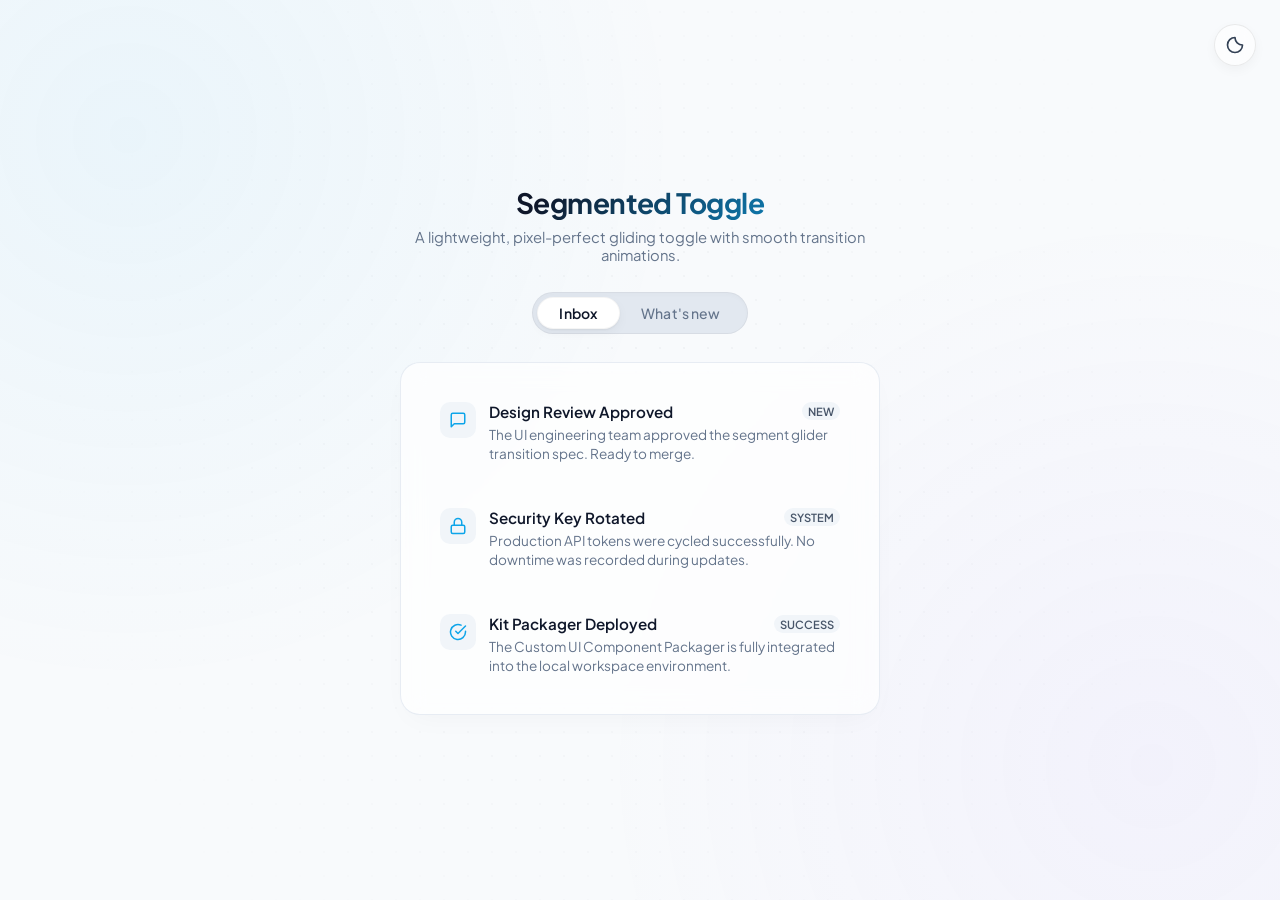
<file: segmentedToggle/index.html>
<!DOCTYPE html>
<html lang="en">
<head>
  <meta charset="UTF-8">
  <meta name="viewport" content="width=device-width, initial-scale=1.0">
  <title>Premium Segmented Toggle - UI Kit</title>
  <link rel="stylesheet" href="style.css">
</head>
<body>

  <!-- Theme Toggle Button (With Sun/Moon scale-rotate morph animation) -->
  <button class="theme-btn" title="Toggle Dark/Light Mode" aria-label="Toggle Dark/Light Mode">
    <!-- Sun Icon -->
    <svg class="theme-icon theme-icon-sun" viewBox="0 0 24 24" stroke-width="2" stroke="currentColor" fill="none" stroke-linecap="round" stroke-linejoin="round">
      <circle cx="12" cy="12" r="4"></circle>
      <path d="M12 2v2M12 20v2M4.93 4.93l1.41 1.41M17.66 17.66l1.41 1.41M2 12h2M20 12h2M6.34 17.66l-1.41 1.41M19.07 4.93l-1.41 1.41"></path>
    </svg>
    <!-- Moon Icon -->
    <svg class="theme-icon theme-icon-moon" viewBox="0 0 24 24" stroke-width="2" stroke="currentColor" fill="none" stroke-linecap="round" stroke-linejoin="round">
      <path d="M12 3a9 9 0 0 0 9 9 9 9 0 1 1-9-9Z"></path>
    </svg>
  </button>

  <!-- Main Showcase Container -->
  <main class="demo-container">
    <header class="demo-header">
      <h1 class="demo-title">Segmented Toggle</h1>
      <p class="demo-description">A lightweight, pixel-perfect gliding toggle with smooth transition animations.</p>
    </header>

    <!-- Segmented Toggle Component -->
    <div class="segmented" id="segmented" role="tablist" aria-label="Inbox updates and changelog selector">
      <span class="segmented__pill" id="pill"></span>
      <button class="segmented__btn" id="tab-inbox" role="tab" aria-selected="true" aria-controls="panel-inbox" tabindex="0" data-tab="inbox">Inbox</button>
      <button class="segmented__btn" id="tab-whatsnew" role="tab" aria-selected="false" aria-controls="panel-whatsnew" tabindex="-1" data-tab="whatsnew">What's new</button>
    </div>

    <!-- Content Showcase Card -->
    <section class="showcase-card">
      
      <!-- Panel 1: Inbox Content -->
      <div class="tab-panel" id="panel-inbox" role="tabpanel" aria-labelledby="tab-inbox">
        <!-- Item 1 -->
        <div class="demo-item">
          <div class="demo-item-icon" aria-hidden="true">
            <svg viewBox="0 0 24 24" fill="none" stroke="currentColor" stroke-width="2" stroke-linecap="round" stroke-linejoin="round">
              <path d="M21 15a2 2 0 0 1-2 2H7l-4 4V5a2 2 0 0 1 2-2h14a2 2 0 0 1 2 2z"></path>
            </svg>
          </div>
          <div class="demo-item-details">
            <div class="demo-item-title-row">
              <h3 class="demo-item-title">Design Review Approved</h3>
              <span class="demo-item-badge">New</span>
            </div>
            <p class="demo-item-desc">The UI engineering team approved the segment glider transition spec. Ready to merge.</p>
          </div>
        </div>

        <!-- Item 2 -->
        <div class="demo-item">
          <div class="demo-item-icon" aria-hidden="true">
            <svg viewBox="0 0 24 24" fill="none" stroke="currentColor" stroke-width="2" stroke-linecap="round" stroke-linejoin="round">
              <rect x="3" y="11" width="18" height="11" rx="2" ry="2"></rect>
              <path d="M7 11V7a5 5 0 0 1 10 0v4"></path>
            </svg>
          </div>
          <div class="demo-item-details">
            <div class="demo-item-title-row">
              <h3 class="demo-item-title">Security Key Rotated</h3>
              <span class="demo-item-badge">System</span>
            </div>
            <p class="demo-item-desc">Production API tokens were cycled successfully. No downtime was recorded during updates.</p>
          </div>
        </div>

        <!-- Item 3 -->
        <div class="demo-item">
          <div class="demo-item-icon" aria-hidden="true">
            <svg viewBox="0 0 24 24" fill="none" stroke="currentColor" stroke-width="2" stroke-linecap="round" stroke-linejoin="round">
              <path d="M22 11.08V12a10 10 0 1 1-5.93-9.14"></path>
              <polyline points="22 4 12 14.01 9 11.01"></polyline>
            </svg>
          </div>
          <div class="demo-item-details">
            <div class="demo-item-title-row">
              <h3 class="demo-item-title">Kit Packager Deployed</h3>
              <span class="demo-item-badge">Success</span>
            </div>
            <p class="demo-item-desc">The Custom UI Component Packager is fully integrated into the local workspace environment.</p>
          </div>
        </div>
      </div>

      <!-- Panel 2: What's New Content -->
      <div class="tab-panel" id="panel-whatsnew" role="tabpanel" aria-labelledby="tab-whatsnew">
        <!-- Item 1 -->
        <div class="demo-item">
          <div class="demo-item-icon" aria-hidden="true">
            <svg viewBox="0 0 24 24" fill="none" stroke="currentColor" stroke-width="2" stroke-linecap="round" stroke-linejoin="round">
              <polygon points="12 2 15.09 8.26 22 9.27 17 14.14 18.18 21.02 12 17.77 5.82 21.02 7 14.14 2 9.27 8.91 8.26 12 2"></polygon>
            </svg>
          </div>
          <div class="demo-item-details">
            <div class="demo-item-title-row">
              <h3 class="demo-item-title">Adaptive Glider Transitions</h3>
              <span class="demo-item-badge">v1.1</span>
            </div>
            <p class="demo-item-desc">Glider pill transitions are customized dynamically on hover, resize events, and layout reflow bounds.</p>
          </div>
        </div>

        <!-- Item 2 -->
        <div class="demo-item">
          <div class="demo-item-icon" aria-hidden="true">
            <svg viewBox="0 0 24 24" fill="none" stroke="currentColor" stroke-width="2" stroke-linecap="round" stroke-linejoin="round">
              <polyline points="23 6 13.5 15.5 8.5 10.5 1 18"></polyline>
              <polyline points="17 6 23 6 23 12"></polyline>
            </svg>
          </div>
          <div class="demo-item-details">
            <div class="demo-item-title-row">
              <h3 class="demo-item-title">Zero Flicker State Paint</h3>
              <span class="demo-item-badge">v1.0</span>
            </div>
            <p class="demo-item-desc">Incorporates temporary transition blocking rules. Restores active tabs instantly on page refreshes.</p>
          </div>
        </div>

        <!-- Item 3 -->
        <div class="demo-item">
          <div class="demo-item-icon" aria-hidden="true">
            <svg viewBox="0 0 24 24" fill="none" stroke="currentColor" stroke-width="2" stroke-linecap="round" stroke-linejoin="round">
              <path d="M12 22s8-4 8-10V5l-8-3-8 3v7c0 6 8 10 8 10z"></path>
            </svg>
          </div>
          <div class="demo-item-details">
            <div class="demo-item-title-row">
              <h3 class="demo-item-title">Pure CSS Theme Scopes</h3>
              <span class="demo-item-badge">v1.0</span>
            </div>
            <p class="demo-item-desc">Styling variables are grouped logically inside :root and html.dark CSS files. Customize instantly.</p>
          </div>
        </div>
      </div>

    </section>
  </main>

  <script src="script.js"></script>
</body>
</html>
</file>
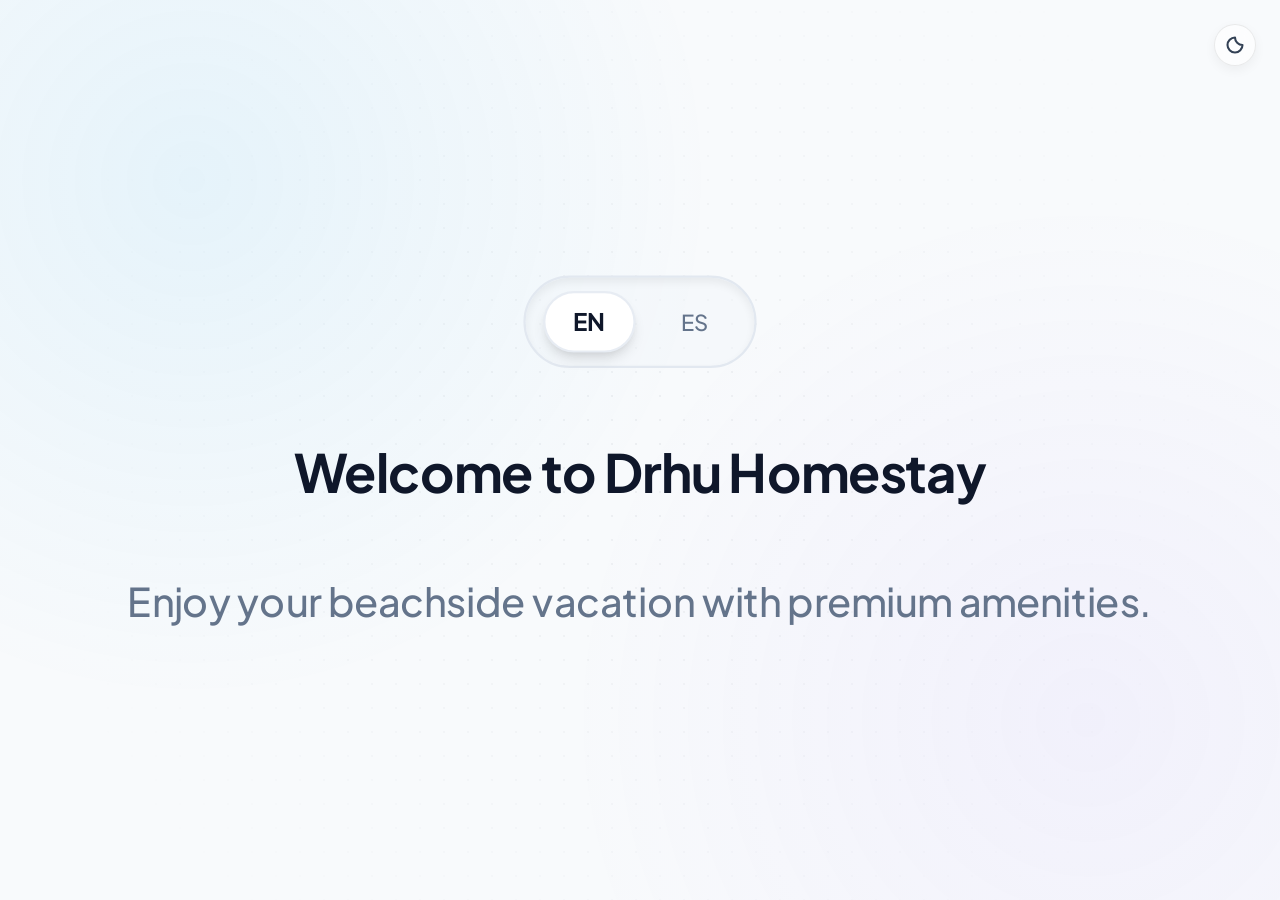
<file: toggleButton/index.html>
<!DOCTYPE html>
<html lang="en">
<head>
  <meta charset="UTF-8">
  <meta name="viewport" content="width=device-width, initial-scale=1.0">
  <title>Original Navbar Language Toggle Kit</title>
  <link rel="stylesheet" href="style.css">
</head>
<body>

  <!-- Theme Toggle Button (With Sun/Moon morph animation) -->
  <button class="theme-btn" title="Toggle Dark/Light Mode">
    <!-- Sun Icon -->
    <svg class="theme-icon theme-icon-sun" viewBox="0 0 24 24" stroke-width="2.5" stroke="currentColor" fill="none" stroke-linecap="round" stroke-linejoin="round">
      <circle cx="12" cy="12" r="4"></circle>
      <path d="M12 2v2M12 20v2M4.93 4.93l1.41 1.41M17.66 17.66l1.41 1.41M2 12h2M20 12h2M6.34 17.66l-1.41 1.41M19.07 4.93l-1.41 1.41"></path>
    </svg>
    <!-- Moon Icon -->
    <svg class="theme-icon theme-icon-moon" viewBox="0 0 24 24" stroke-width="2.5" stroke="currentColor" fill="none" stroke-linecap="round" stroke-linejoin="round">
      <path d="M12 3a9 9 0 0 0 9 9 9 9 0 1 1-9-9Z"></path>
    </svg>
  </button>

  <!-- Main Demo Wrapper -->
  <main class="demo-wrapper">
    <!-- Original Navbar Language Toggle Button -->
    <div class="lang-toggle-container">
      <div class="lang-glider"></div>
      <button class="lang-en-btn lang-btn active" aria-label="English">EN</button>
      <button class="lang-es-btn lang-btn" aria-label="España">ES</button>
    </div>

    <!-- Demonstration Translatable Content -->
    <h1 class="demo-title" data-en="Welcome to Drhu Homestay" data-es="Bienvenido a Drhu Homestay">
      Welcome to Drhu Homestay
    </h1>
    
    <p class="demo-text" data-en="Enjoy your beachside vacation with premium amenities." data-es="Disfruta de tus vacaciones junto a la playa con servicios de primera calidad.">
      Enjoy your beachside vacation with premium amenities.
    </p>
  </main>

  <script src="script.js"></script>
</body>
</html>
</file>
<file: segmentedToggle/style.css>
/* -------------------------------------------------------------
 * PREMIUM SEGMENTED TOGGLE - STYLE STYLESHEET
 * Decoupled Vanilla CSS style definitions with Root variables.
 * ------------------------------------------------------------- */

/* Google Fonts Import */
@import url('https://fonts.googleapis.com/css2?family=Plus+Jakarta+Sans:wght@400;500;600;700&display=swap');

:root {
  /* Core Theme Variables (Light Mode) */
  --bg-color: #f8fafc;
  --text-color: #0f172a;
  --text-secondary: #64748b;
  
  --primary-accent: #0ea5e9;
  --primary-accent-rgb: 14, 165, 233;
  
  /* Demo Layout Variables */
  --card-bg: rgba(255, 255, 255, 0.7);
  --card-border: rgba(226, 232, 240, 0.8);
  --card-shadow: 0 10px 30px -10px rgba(0, 0, 0, 0.04);
  --item-bg-hover: rgba(14, 165, 233, 0.04);
  --badge-bg: #f1f5f9;
  --badge-text: #475569;
}

html.dark {
  /* Core Theme Variables (Dark Mode) */
  --bg-color: #0d0f14;
  --text-color: #f8fafc;
  --text-secondary: #94a3b8;
  
  --primary-accent: #38bdf8;
  --primary-accent-rgb: 56, 189, 248;
  
  /* Demo Layout Variables */
  --card-bg: rgba(20, 21, 26, 0.6);
  --card-border: rgba(255, 255, 255, 0.06);
  --card-shadow: 0 20px 40px -15px rgba(0, 0, 0, 0.3);
  --item-bg-hover: rgba(56, 189, 248, 0.05);
  --badge-bg: rgba(255, 255, 255, 0.06);
  --badge-text: #cbd5e1;
}

* {
  box-sizing: border-box;
}

body {
  font-family: 'Plus Jakarta Sans', system-ui, -apple-system, sans-serif;
  background-color: var(--bg-color);
  color: var(--text-color);
  min-height: 100vh;
  margin: 0;
  display: flex;
  flex-direction: column;
  align-items: center;
  justify-content: center;
  transition: background-color 0.3s ease, color 0.3s ease;
  overflow-x: hidden;
  position: relative;
  padding: 2rem;
}

/* Background Texture Glows (Vibrant radial spots) */
body::before {
  content: '';
  position: fixed;
  inset: 0;
  z-index: -1;
  pointer-events: none;
  background: 
    radial-gradient(circle at 10% 15%, rgba(var(--primary-accent-rgb), 0.06) 0%, transparent 40%),
    radial-gradient(circle at 90% 85%, rgba(139, 92, 246, 0.05) 0%, transparent 40%);
  transition: background-color 0.3s ease;
}

/* Dotted Grid Mesh Overlay Pattern */
body::after {
  content: '';
  position: fixed;
  inset: 0;
  z-index: -2;
  pointer-events: none;
  background-image: radial-gradient(light-dark(rgba(15, 23, 42, 0.04), rgba(255, 255, 255, 0.02)) 1.2px, transparent 1.2px);
  background-size: 24px 24px;
  mask-image: radial-gradient(circle at center, black, transparent 80%);
  -webkit-mask-image: radial-gradient(circle at center, black, transparent 80%);
}

/* --- Demo Layout Container --- */
.demo-container {
  display: flex;
  flex-direction: column;
  align-items: center;
  width: 100%;
  max-width: 480px;
  gap: 1.75rem;
  z-index: 5;
}

.demo-header {
  text-align: center;
}

.demo-title {
  font-size: 1.75rem;
  font-weight: 700;
  letter-spacing: -0.02em;
  margin: 0 0 0.5rem 0;
  background: linear-gradient(135deg, var(--text-color) 30%, var(--primary-accent));
  -webkit-background-clip: text;
  -webkit-text-fill-color: transparent;
}

.demo-description {
  font-size: 0.925rem;
  color: var(--text-secondary);
  margin: 0;
}

/* --- Segmented Control (The Toggle Component) --- */
.segmented {
  /* Local design system variables */
  --segmented-bg: #e2e8f0;
  --segmented-border: rgba(0, 0, 0, 0.05);
  --segmented-pill-bg: #ffffff;
  --segmented-pill-border: rgba(0, 0, 0, 0.04);
  --segmented-pill-shadow: 
    inset 0 1px 0 rgba(255, 255, 255, 0.8),
    0 1px 2px rgba(0, 0, 0, 0.05),
    0 4px 12px rgba(0, 0, 0, 0.04);
  --segmented-text: #64748b;
  --segmented-text-active: #0f172a;
  --primary-accent: #0ea5e9;

  position: relative;
  display: inline-flex;
  align-items: center;
  padding: 4px;
  background: var(--segmented-bg);
  border: 1px solid var(--segmented-border);
  border-radius: 999px;
  isolation: isolate;
  user-select: none;
  box-shadow: inset 0 2px 4px rgba(0, 0, 0, 0.02);
}

html.dark .segmented {
  /* Local design variables (Dark Mode) */
  --segmented-bg: #1e1e24;
  --segmented-border: rgba(255, 255, 255, 0.06);
  --segmented-pill-bg: #2d2e36;
  --segmented-pill-border: rgba(255, 255, 255, 0.08);
  --segmented-pill-shadow:
    inset 0 1px 0 rgba(255, 255, 255, 0.06),
    0 1px 2px rgba(0, 0, 0, 0.4),
    0 4px 16px rgba(0, 0, 0, 0.2);
  --segmented-text: #8c8c93;
  --segmented-text-active: #ffffff;
  --primary-accent: #38bdf8;
}

.segmented__pill {
  position: absolute;
  top: 4px;
  left: 4px;
  height: calc(100% - 8px);
  width: 0;
  border-radius: 999px;
  background: var(--segmented-pill-bg);
  border: 1px solid var(--segmented-pill-border);
  box-shadow: var(--segmented-pill-shadow);
  transition: transform 0.28s cubic-bezier(0.65, 0, 0.35, 1),
              width 0.28s cubic-bezier(0.65, 0, 0.35, 1);
  z-index: 0;
  pointer-events: none;
}

.segmented__btn {
  position: relative;
  z-index: 1;
  border: none;
  background: transparent;
  cursor: pointer;
  padding: 9px 22px;
  font-size: 14px;
  font-weight: 500;
  letter-spacing: 0.01em;
  color: var(--segmented-text);
  border-radius: 999px;
  white-space: nowrap;
  transition: color 0.22s ease, transform 0.1s ease;
  font-family: inherit;
  line-height: 1;
}

.segmented__btn.is-current {
  color: var(--segmented-text-active);
  font-weight: 600;
}

.segmented__btn:focus-visible {
  outline: 2px solid var(--primary-accent);
  outline-offset: 2px;
}

/* Click scale feedback response */
.segmented__btn:active {
  transform: scale(0.96);
}

/* --- Content Card Showcase --- */
.showcase-card {
  width: 100%;
  min-height: 310px;
  background: var(--card-bg);
  border: 1px solid var(--card-border);
  box-shadow: var(--card-shadow);
  border-radius: 20px;
  padding: 1.5rem;
  backdrop-filter: blur(12px);
  -webkit-backdrop-filter: blur(12px);
  position: relative;
  display: flex;
  flex-direction: column;
}

/* Tab Panels - Smooth Absolute to Relative Transition */
.tab-panel {
  position: absolute;
  top: 1.5rem;
  left: 1.5rem;
  width: calc(100% - 3rem);
  display: flex;
  flex-direction: column;
  gap: 1rem;
  opacity: 0;
  transform: translateY(12px) scale(0.99);
  pointer-events: none;
  transition: opacity 0.35s cubic-bezier(0.16, 1, 0.3, 1), 
              transform 0.35s cubic-bezier(0.16, 1, 0.3, 1);
}

/* Active visible state: switch to relative flow to height-adapt container naturally */
.tab-panel.is-active {
  position: relative;
  top: 0;
  left: 0;
  width: 100%;
  opacity: 1;
  transform: translateY(0) scale(1);
  pointer-events: auto;
}

.tab-panel.no-transition {
  transition: none !important;
}

.segmented__pill.no-transition {
  transition: none !important;
}

/* Demo Lists Items */
.demo-item {
  display: flex;
  align-items: flex-start;
  gap: 0.85rem;
  padding: 0.85rem;
  border-radius: 12px;
  border: 1px solid transparent;
  transition: background-color 0.25s cubic-bezier(0.16, 1, 0.3, 1), 
              border-color 0.25s cubic-bezier(0.16, 1, 0.3, 1), 
              transform 0.25s cubic-bezier(0.16, 1, 0.3, 1);
}

.demo-item:hover {
  background-color: var(--item-bg-hover);
  border-color: var(--card-border);
  transform: translateX(4px);
}

.demo-item-icon {
  flex-shrink: 0;
  width: 36px;
  height: 36px;
  border-radius: 10px;
  background: var(--badge-bg);
  color: var(--primary-accent);
  display: grid;
  place-items: center;
  transition: transform 0.25s cubic-bezier(0.16, 1, 0.3, 1);
}

.demo-item:hover .demo-item-icon {
  transform: scale(1.08) rotate(4deg);
}

.demo-item-icon svg {
  width: 18px;
  height: 18px;
}

.demo-item-details {
  flex-grow: 1;
}

.demo-item-title-row {
  display: flex;
  align-items: center;
  justify-content: space-between;
  margin-bottom: 0.25rem;
}

.demo-item-title {
  font-size: 0.95rem;
  font-weight: 600;
  margin: 0;
}

.demo-item-badge {
  font-size: 0.7rem;
  font-weight: 600;
  background: var(--badge-bg);
  color: var(--badge-text);
  padding: 2px 6px;
  border-radius: 999px;
  text-transform: uppercase;
}

.demo-item-desc {
  font-size: 0.85rem;
  color: var(--text-secondary);
  margin: 0;
  line-height: 1.4;
}

/* Empty State Styling (if inbox is clean) */
.empty-state {
  display: flex;
  flex-direction: column;
  align-items: center;
  justify-content: center;
  padding: 2.5rem 0;
  text-align: center;
  color: var(--text-secondary);
}

.empty-state svg {
  width: 48px;
  height: 48px;
  margin-bottom: 0.75rem;
  opacity: 0.6;
}

/* --- Dark Mode Theme Toggle Button --- */
.theme-btn {
  position: absolute;
  top: 1.5rem;
  right: 1.5rem;
  background: light-dark(rgba(255, 255, 255, 0.6), rgba(255, 255, 255, 0.05));
  backdrop-filter: blur(8px);
  -webkit-backdrop-filter: blur(8px);
  border: 1px solid light-dark(rgba(0, 0, 0, 0.08), rgba(255, 255, 255, 0.08));
  width: 42px;
  height: 42px;
  border-radius: 50%;
  cursor: pointer;
  display: grid;
  place-items: center;
  color: light-dark(#334155, #f8fafc);
  overflow: hidden;
  box-shadow: 0 4px 12px rgba(0, 0, 0, 0.04);
  transition: border-color 0.3s ease, background-color 0.3s ease, transform 0.2s cubic-bezier(0.175, 0.885, 0.32, 1.275);
}

.theme-btn:hover {
  transform: scale(1.08);
  border-color: light-dark(rgba(0, 0, 0, 0.15), rgba(255, 255, 255, 0.2));
}

.theme-btn:active {
  transform: scale(0.95);
}

.theme-icon {
  grid-area: 1 / 1;
  width: 20px;
  height: 20px;
  transition: transform 0.5s cubic-bezier(0.4, 0, 0.2, 1), opacity 0.5s ease;
}

/* Light mode icon configurations */
.theme-icon-sun {
  opacity: 0;
  transform: rotate(90deg) scale(0);
}

.theme-icon-moon {
  opacity: 1;
  transform: rotate(0deg) scale(1);
}

/* Dark mode overrides (target html.dark) */
html.dark .theme-icon-sun {
  opacity: 1;
  transform: rotate(0deg) scale(1);
}

html.dark .theme-icon-moon {
  opacity: 0;
  transform: rotate(-90deg) scale(0);
}

/* Reduced Motion Safeguard */
@media (prefers-reduced-motion: reduce) {
  .segmented__pill, 
  .segmented__btn, 
  .tab-panel, 
  .theme-icon, 
  .theme-btn {
    transition: none !important;
  }
}
</file>
<file: toggleButton/style.css>
/* -------------------------------------------------------------
 * ORIGINAL NAVBAR LANGUAGE TOGGLE - CSS
 * Compiled from Tailwind styling of Drhu Homestay navbar.
 * ------------------------------------------------------------- */

/* Google Fonts */
@import url('https://fonts.googleapis.com/css2?family=Plus+Jakarta+Sans:wght@500;700&display=swap');

:root {
  --primary-color: #0ea5e9; /* Sky blue matching your theme */
}

body {
  font-family: 'Plus Jakarta Sans', system-ui, -apple-system, sans-serif;
  background-color: #f8fafc;
  color: #0f172a;
  min-height: 100vh;
  margin: 0;
  display: grid;
  place-items: center;
  transition: background-color 0.3s ease, color 0.3s ease;
  overflow: hidden;
  position: relative;
}

/* Dark Mode Background */
html.dark body {
  background-color: #0d0f14; /* Deeper premium dark */
  color: #f8fafc;
}

/* Background texture glows */
body::before {
  content: '';
  position: fixed;
  inset: 0;
  z-index: -1;
  pointer-events: none;
  background: 
    radial-gradient(circle at 15% 20%, light-dark(rgba(14, 165, 233, 0.08), rgba(14, 165, 233, 0.15)) 0%, transparent 40%),
    radial-gradient(circle at 85% 80%, light-dark(rgba(139, 92, 246, 0.06), rgba(139, 92, 246, 0.12)) 0%, transparent 40%);
  transition: background-color 0.3s ease;
}

/* Dotted grid mesh pattern */
body::after {
  content: '';
  position: fixed;
  inset: 0;
  z-index: -2;
  pointer-events: none;
  background-image: radial-gradient(light-dark(rgba(15, 23, 42, 0.05), rgba(255, 255, 255, 0.03)) 1.2px, transparent 1.2px);
  background-size: 24px 24px;
  mask-image: radial-gradient(circle at center, black, transparent 80%);
  -webkit-mask-image: radial-gradient(circle at center, black, transparent 80%);
}

/* Main Demo Wrapper */
.demo-wrapper {
  display: flex;
  flex-direction: column;
  align-items: center;
  gap: 2rem;
  transform: scale(2.2); /* Scales the preview up for easy viewing/testing */
  transform-origin: center;
}

.demo-title {
  font-size: 1.5rem;
  font-weight: 700;
  letter-spacing: -0.02em;
  margin: 0;
}

.demo-text {
  font-size: 1.125rem;
  font-weight: 500;
  color: #64748b;
  margin: 0;
}

html.dark .demo-text {
  color: #94a3b8;
}

/* --- The Language Toggle Pill Container --- */
.lang-toggle-container {
  position: relative;
  display: grid;
  grid-template-columns: 40px 40px; /* Locked columns (Rule 5) */
  grid-column-gap: 8px; /* Consistent column gap of 8px (Rule 2) */
  align-items: center;
  width: fit-content; /* Dynamic width to prevent border-box rounding errors (Rule 3) */
  height: 34px; /* Proportional track height (Rule 6) */
  padding: 3px 8px; /* Symmetrical: 3px top/bottom, 8px left/right (Rule 3) */
  border-radius: 9999px;
  border: 1px solid #e2e8f0;
  background-color: rgba(241, 245, 249, 0.5); /* slate-100/50 */
  box-shadow: inset 0 2px 4px 0 rgba(0, 0, 0, 0.06); /* shadow-inner */
  transition: transform 0.3s ease;
  user-select: none;
}

html.dark .lang-toggle-container {
  border-color: rgba(255, 255, 255, 0.1);
  background-color: rgba(255, 255, 255, 0.08);
  box-shadow: inset 0 1px 0 0 rgba(255, 255, 255, 0.04);
}

/* --- Gliding Active indicator Background --- */
.lang-glider {
  position: absolute;
  top: 50%; /* Center vertically to the subpixel (Rule 6) */
  left: 8px; /* Starts at left padding offset (Rule 1 & 3) */
  width: 40px; /* Internal text width (~16px) + 12px horizontal padding each side = 40px (Rule 4) */
  height: 26px; /* Track height (34px) - 2px borders - 6px padding = 26px (Rule 6) */
  transform: translateY(-50%) translateX(0); /* Perfect vertical center alignment */
  background-color: #ffffff;
  border-radius: 9999px;
  border: 1px solid rgba(226, 232, 240, 0.8); /* slate-200/80 */
  box-shadow: 0 4px 6px -1px rgba(0, 0, 0, 0.1), 0 2px 4px -2px rgba(0, 0, 0, 0.1); /* shadow-md */
  transition: transform 0.5s cubic-bezier(0.68, -0.55, 0.265, 1.55);
  pointer-events: none;
  z-index: 1;
}

html.dark .lang-glider {
  background-color: var(--primary-color);
  border-color: rgba(14, 165, 233, 0.8);
  box-shadow: 0 2px 8px rgba(0, 0, 0, 0.35), 0 1px 3px rgba(0, 0, 0, 0.25);
}

/* --- Buttons EN and BM --- */
.lang-btn {
  position: relative;
  z-index: 10;
  width: 40px; /* Matches active pill width for visual balance (Rule 5) */
  height: 26px; /* Vertically centered height inside container */
  flex-shrink: 0; /* Prevents buttons from squeezing due to borders */
  display: flex;
  align-items: center;
  justify-content: center;
  text-align: center; /* Explicit horizontal centering */
  font-family: inherit;
  font-size: 10px;
  font-weight: 500; /* Medium for inactive state */
  line-height: normal; /* Resolves font-metric vertical offsets */
  background: none;
  border: none;
  padding: 0 0 0 1px; /* Optically shifts text 1px to the right for perfect bubble centering */
  margin: 0; /* Resets default browser button margins */
  cursor: pointer;
  transition: color 0.3s ease, transform 0.3s ease;
  color: #64748b; /* slate-500 */
  transform: scale(1);
}

html.dark .lang-btn {
  color: rgba(255, 255, 255, 0.45);
}

.lang-btn.active {
  color: #0f172a; /* slate-900 */
  font-weight: 700; /* Bold for active state */
  transform: scale(1.1);
}

html.dark .lang-btn.active {
  color: #ffffff;
}

/* Optional scale reduction for click response */
.lang-btn:active {
  transform: scale(0.95);
}

/* --- Dark Mode Switch for Demo --- */
.theme-btn {
  position: absolute;
  top: 1.5rem;
  right: 1.5rem;
  background: light-dark(rgba(255, 255, 255, 0.6), rgba(255, 255, 255, 0.05));
  backdrop-filter: blur(8px);
  -webkit-backdrop-filter: blur(8px);
  border: 1px solid light-dark(rgba(0, 0, 0, 0.08), rgba(255, 255, 255, 0.08));
  width: 42px;
  height: 42px;
  border-radius: 50%;
  cursor: pointer;
  display: grid;
  place-items: center;
  color: light-dark(#334155, #f8fafc);
  overflow: hidden;
  box-shadow: 0 4px 12px rgba(0, 0, 0, 0.05);
  transition: border-color 0.3s ease, background-color 0.3s ease, transform 0.2s cubic-bezier(0.175, 0.885, 0.32, 1.275);
}

.theme-btn:hover {
  transform: scale(1.08);
  border-color: light-dark(rgba(0, 0, 0, 0.15), rgba(255, 255, 255, 0.2));
}

.theme-btn:active {
  transform: scale(0.95);
}

/* Icons positioning and transitions */
.theme-icon {
  grid-area: 1 / 1;
  width: 20px;
  height: 20px;
  transition: transform 0.5s cubic-bezier(0.4, 0, 0.2, 1), opacity 0.5s ease;
}

/* Light mode state: show Moon icon, hide Sun icon */
.theme-icon-sun {
  opacity: 0;
  transform: rotate(90deg) scale(0);
}

.theme-icon-moon {
  opacity: 1;
  transform: rotate(0deg) scale(1);
}

/* Dark mode state (target html.dark): show Sun icon, hide Moon icon */
html.dark .theme-icon-sun {
  opacity: 1;
  transform: rotate(0deg) scale(1);
}

html.dark .theme-icon-moon {
  opacity: 0;
  transform: rotate(-90deg) scale(0);
}
</file>
